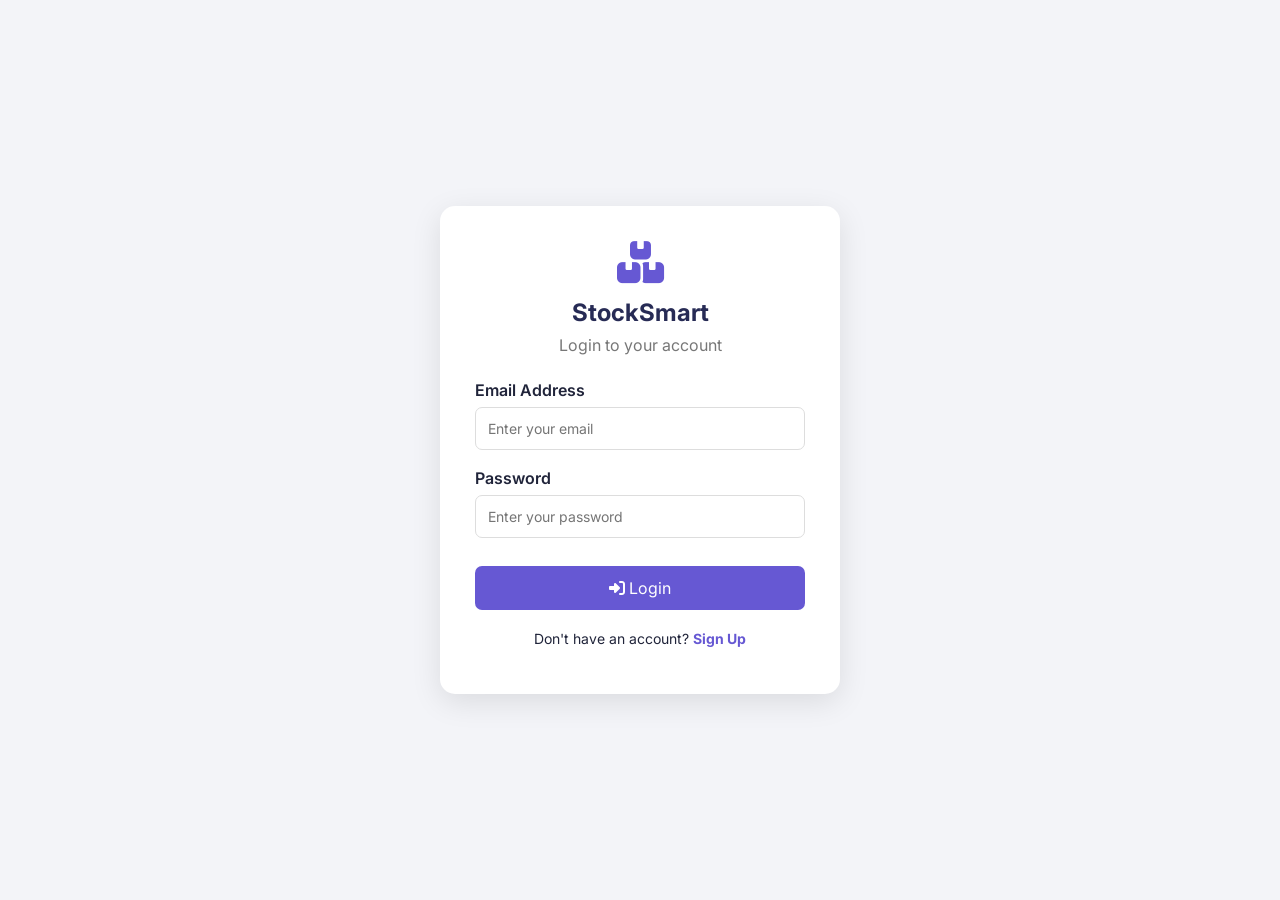
<file: html/login.html>
<!DOCTYPE html>
<html lang="en">

<head>
    <meta charset="UTF-8">
    <meta name="viewport" content="width=device-width, initial-scale=1.0">

    <title>Login | StockSmart</title>

    <link rel="stylesheet" href="../css/style.css">

    <link rel="stylesheet"
        href="https://cdnjs.cloudflare.com/ajax/libs/font-awesome/6.5.0/css/all.min.css">

    <style>
        body {
            min-height: 100vh;
            display: flex;
            justify-content: center;
            align-items: center;
            background: #f3f4f8;
        }

        .auth-container {
            width: 400px;
            max-width: 92%;
            background: white;
            padding: 35px;
            border-radius: 15px;
            box-shadow: 0 8px 30px rgba(0, 0, 0, 0.1);
        }

        .auth-header {
            text-align: center;
            margin-bottom: 25px;
        }

        .auth-header h2 {
            color: #272b55;
            margin-bottom: 8px;
        }

        .auth-header p {
            color: #777;
        }

        .auth-header i {
            font-size: 42px;
            color: #6658d3;
            margin-bottom: 15px;
        }

        .auth-form .form-group {
            margin-bottom: 18px;
        }

        .auth-form label {
            display: block;
            margin-bottom: 7px;
            font-weight: 600;
        }

        .auth-form input {
            width: 100%;
            padding: 12px;
            border: 1px solid #ddd;
            border-radius: 7px;
            box-sizing: border-box;
        }

        .auth-button {
            width: 100%;
            padding: 12px;
            background: #6658d3;
            color: white;
            border: none;
            border-radius: 7px;
            cursor: pointer;
            font-size: 16px;
            margin-top: 10px;
        }

        .auth-button:hover {
            background: #5143b5;
        }

        .auth-switch {
            text-align: center;
            margin-top: 20px;
            font-size: 14px;
        }

        .auth-switch a {
            color: #6658d3;
            font-weight: bold;
            cursor: pointer;
        }

        .auth-message {
            margin-top: 12px;
            text-align: center;
            font-size: 14px;
        }

        .hidden {
            display: none;
        }
    </style>
</head>

<body>

    <div class="auth-container">

        <div class="auth-header">
            <i class="fas fa-boxes-stacked"></i>
            <h2>StockSmart</h2>
            <p id="authSubtitle">Login to your account</p>
        </div>

        <!-- Login Form -->
        <form id="loginForm" class="auth-form">

            <div class="form-group">
                <label>Email Address</label>
                <input type="email" id="loginEmail"
                    placeholder="Enter your email" required>
            </div>

            <div class="form-group">
                <label>Password</label>
                <input type="password" id="loginPassword"
                    placeholder="Enter your password" required>
            </div>

            <button type="submit" class="auth-button">
                <i class="fas fa-sign-in-alt"></i> Login
            </button>

            <div class="auth-switch">
                Don't have an account?
                <a onclick="showSignup()">Sign Up</a>
            </div>

        </form>

        <!-- Signup Form -->
        <form id="signupForm" class="auth-form hidden">

            <div class="form-group">
                <label>Full Name</label>
                <input type="text" id="signupName"
                    placeholder="Enter your name" required>
            </div>

            <div class="form-group">
                <label>Email Address</label>
                <input type="email" id="signupEmail"
                    placeholder="Enter your email" required>
            </div>

            <div class="form-group">
                <label>Password</label>
                <input type="password" id="signupPassword"
                    placeholder="Create a password"
                    minlength="6" required>
            </div>

            <div class="form-group">
                <label>Confirm Password</label>
                <input type="password" id="confirmPassword"
                    placeholder="Confirm your password" required>
            </div>

            <button type="submit" class="auth-button">
                <i class="fas fa-user-plus"></i> Create Account
            </button>

            <div class="auth-switch">
                Already have an account?
                <a onclick="showLogin()">Login</a>
            </div>

        </form>

        <p id="authMessage" class="auth-message"></p>

    </div>

    <script src="../js/auth.js"></script>

</body>
</html>
</file>
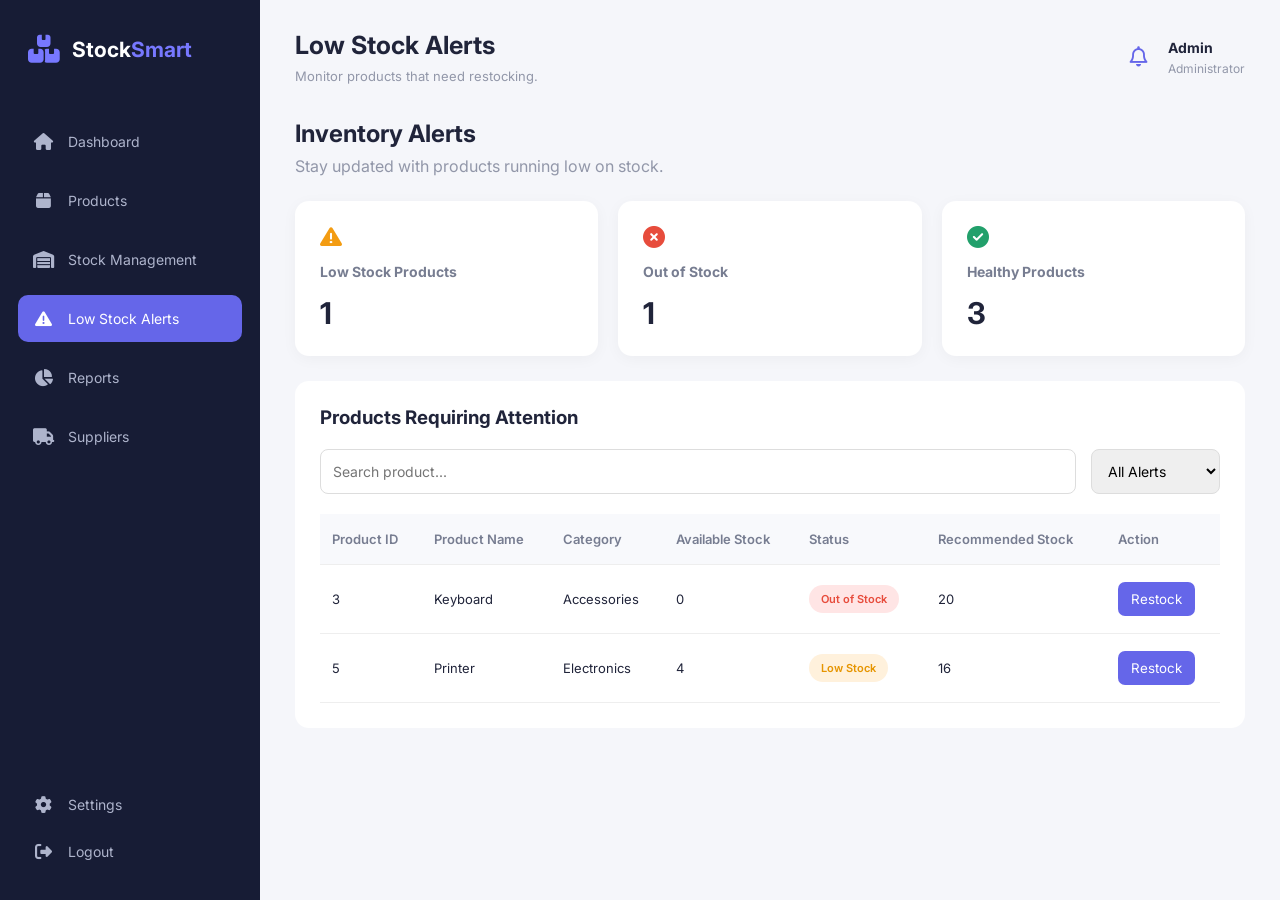
<file: html/low-stock.html>
<!DOCTYPE html>
<html lang="en">

<head>
    <meta charset="UTF-8">
    <meta name="viewport" content="width=device-width, initial-scale=1.0">

    <title>Low Stock Alerts | StockSmart</title>

    <link rel="stylesheet" href="../css/style.css">

    <link rel="stylesheet"
    href="https://cdnjs.cloudflare.com/ajax/libs/font-awesome/6.5.0/css/all.min.css">

    <style>

        .alert-heading {
            margin-bottom: 25px;
        }

        .alert-heading p {
            color: #9297a9;
            margin-top: 8px;
        }

        .alert-stats {
            display: grid;
            grid-template-columns: repeat(3, 1fr);
            gap: 20px;
            margin-bottom: 25px;
        }

        .alert-card {
            background: white;
            padding: 25px;
            border-radius: 14px;
            box-shadow: 0 3px 15px rgba(0,0,0,0.04);
        }

        .alert-card h3 {
            color: #777d91;
            font-size: 14px;
        }

        .alert-card h1 {
            font-size: 30px;
            margin-top: 15px;
        }

        .alert-card i {
            font-size: 22px;
            margin-bottom: 15px;
        }

        .warning-icon {
            color: #f39c12;
        }

        .danger-icon {
            color: #e74c3c;
        }

        .success-icon {
            color: #22a06b;
        }

        .alert-container {
            background: white;
            padding: 25px;
            border-radius: 14px;
        }

        .alert-toolbar {
            display: flex;
            justify-content: space-between;
            gap: 15px;
            margin: 20px 0;
        }

        .alert-toolbar input,
        .alert-toolbar select {
            padding: 12px;
            border: 1px solid #ddd;
            border-radius: 8px;
        }

        .alert-toolbar input {
            flex: 1;
        }

        .alert-table {
            overflow-x: auto;
        }

        .alert-table table {
            width: 100%;
            border-collapse: collapse;
            min-width: 650px;
        }

        .alert-table th,
        .alert-table td {
            padding: 17px 12px;
            text-align: left;
            border-bottom: 1px solid #eee;
            font-size: 13px;
        }

        .alert-table th {
            background: #f8f9fc;
            color: #777d91;
        }

        .badge {
            padding: 7px 12px;
            border-radius: 20px;
            font-size: 11px;
            font-weight: 600;
        }

        .low-badge {
            background: #fff1dc;
            color: #e69500;
        }

        .out-badge {
            background: #ffe5e5;
            color: #e74c3c;
        }

        .restock-btn {
            background: #6566e9;
            color: white;
            border: none;
            padding: 9px 13px;
            border-radius: 7px;
            cursor: pointer;
        }

        .restock-btn:hover {
            background: #5051c9;
        }

        .empty-message {
            text-align: center;
            padding: 30px;
            color: #22a06b;
        }

        @media(max-width: 768px) {

            .alert-stats {
                grid-template-columns: 1fr;
            }

            .alert-toolbar {
                flex-direction: column;
            }

        }

    </style>

</head>

<body>

<div class="app-container">

    <!-- Sidebar -->

    <aside class="sidebar">

        <div class="logo">
            <i class="fa-solid fa-boxes-stacked"></i>
            <h2>Stock<span>Smart</span></h2>
        </div>

        <ul class="sidebar-menu">

            <li>
                <a href="index.html">
                    <i class="fa-solid fa-house"></i>
                    Dashboard
                </a>
            </li>

            <li>
                <a href="products.html">
                    <i class="fa-solid fa-box"></i>
                    Products
                </a>
            </li>

            <li>
                <a href="stock.html">
                    <i class="fa-solid fa-warehouse"></i>
                    Stock Management
                </a>
            </li>

            <li class="active">
                <a href="low-stock.html">
                    <i class="fa-solid fa-triangle-exclamation"></i>
                    Low Stock Alerts
                </a>
            </li>

            <li>
                <a href="reports.html">
                    <i class="fa-solid fa-chart-pie"></i>
                    Reports
                </a>
            </li>
            <li>
    <a href="suppliers.html">
        <i class="fas fa-truck"></i>
        <span>Suppliers</span>
    </a>
</li>

        </ul>

        <div class="sidebar-bottom">

            <a href="settings.html">
    <i class="fa-solid fa-gear"></i>
    Settings
</a>

            <a href="#">
                <i class="fa-solid fa-right-from-bracket"></i>
                Logout
            </a>

        </div>

    </aside>


    <!-- Main Content -->

    <main class="main-content">

        <header class="top-navbar">

            <div>
                <h2>Low Stock Alerts</h2>
                <p>Monitor products that need restocking.</p>
            </div>

            <div class="profile">

                <i class="fa-regular fa-bell"></i>

                <div class="profile-info">
                    <h4>Admin</h4>
                    <p>Administrator</p>
                </div>

            </div>

        </header>


        <!-- Heading -->

        <section class="alert-heading">

            <h2>Inventory Alerts</h2>

            <p>Stay updated with products running low on stock.</p>

        </section>


        <!-- Alert Statistics -->

        <section class="alert-stats">

            <div class="alert-card">

                <i class="fa-solid fa-triangle-exclamation warning-icon"></i>

                <h3>Low Stock Products</h3>

                <h1 id="lowStockCount">0</h1>

            </div>


            <div class="alert-card">

                <i class="fa-solid fa-circle-xmark danger-icon"></i>

                <h3>Out of Stock</h3>

                <h1 id="outStockCount">0</h1>

            </div>


            <div class="alert-card">

                <i class="fa-solid fa-circle-check success-icon"></i>

                <h3>Healthy Products</h3>

                <h1 id="healthyCount">0</h1>

            </div>

        </section>


        <!-- Alert Table -->

        <section class="alert-container">

            <h3>Products Requiring Attention</h3>

            <div class="alert-toolbar">

                <input
                    type="text"
                    id="alertSearch"
                    placeholder="Search product..."
                >

                <select id="alertFilter">

                    <option value="all">All Alerts</option>

                    <option value="low">Low Stock</option>

                    <option value="out">Out of Stock</option>

                </select>

            </div>


            <div class="alert-table">

                <table>

                    <thead>

                        <tr>

                            <th>Product ID</th>
                            <th>Product Name</th>
                            <th>Category</th>
                            <th>Available Stock</th>
                            <th>Status</th>
                            <th>Recommended Stock</th>
                            <th>Action</th>

                        </tr>

                    </thead>

                    <tbody id="alertTableBody">

                    </tbody>

                </table>

            </div>

        </section>

    </main>

</div>


<script src="../js/storage.js"></script>
<script src="../js/lowstock.js"></script>

</body>

</html>
</file>
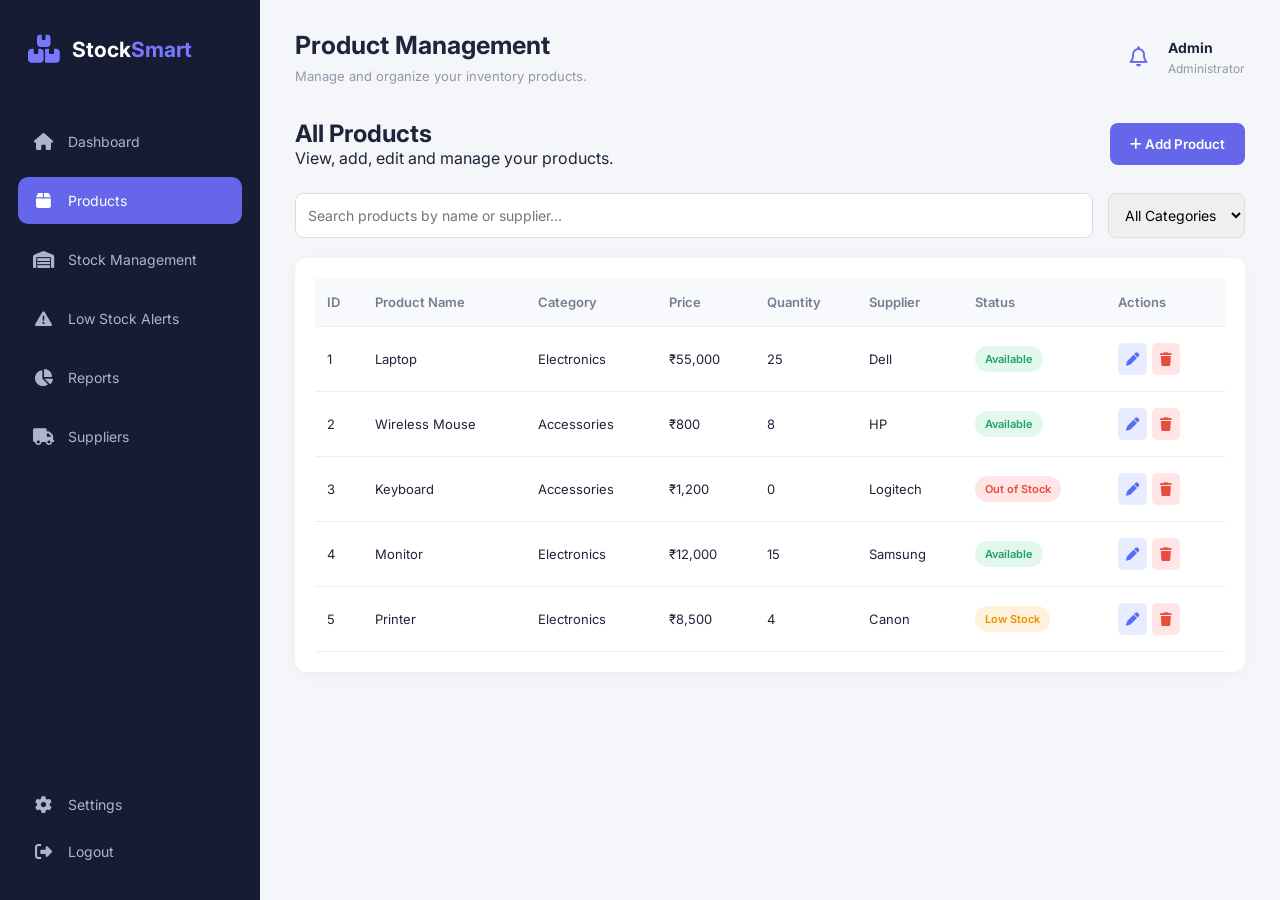
<file: html/products.html>
<!DOCTYPE html>
<html lang="en">
<head>
    <meta charset="UTF-8">
    <meta name="viewport" content="width=device-width, initial-scale=1.0">

    <title>Product Management | StockSmart</title>

    <link rel="stylesheet" href="../css/style.css">

    <link rel="stylesheet"
    href="https://cdnjs.cloudflare.com/ajax/libs/font-awesome/6.5.0/css/all.min.css">

    <style>
        .product-header {
            display: flex;
            justify-content: space-between;
            align-items: center;
            margin-bottom: 25px;
        }

        .add-btn {
            background: #6566e9;
            color: white;
            border: none;
            padding: 13px 20px;
            border-radius: 8px;
            cursor: pointer;
            font-weight: 600;
        }

        .add-btn:hover {
            background: #5051c9;
        }

        .product-form {
            display: none;
            background: white;
            padding: 25px;
            border-radius: 12px;
            margin-bottom: 25px;
        }

        .product-form h3 {
            margin-bottom: 20px;
        }

        .form-grid {
            display: grid;
            grid-template-columns: repeat(3, 1fr);
            gap: 18px;
        }

        .form-group label {
            display: block;
            margin-bottom: 8px;
            font-size: 13px;
            font-weight: 600;
        }

        .form-group input,
        .form-group select {
            width: 100%;
            padding: 12px;
            border: 1px solid #ddd;
            border-radius: 7px;
            outline: none;
        }

        .form-group input:focus,
        .form-group select:focus {
            border-color: #6566e9;
        }

        .form-actions {
            margin-top: 20px;
            display: flex;
            gap: 12px;
        }

        .save-btn {
            background: #6566e9;
            color: white;
            border: none;
            padding: 11px 22px;
            border-radius: 7px;
            cursor: pointer;
        }

        .cancel-btn {
            background: #eee;
            border: none;
            padding: 11px 22px;
            border-radius: 7px;
            cursor: pointer;
        }

        .filter-section {
            display: flex;
            gap: 15px;
            margin-bottom: 20px;
        }

        .filter-section input,
        .filter-section select {
            padding: 12px;
            border: 1px solid #ddd;
            border-radius: 8px;
            outline: none;
        }

        .filter-section input {
            flex: 1;
        }

        .table-container {
            background: white;
            padding: 20px;
            border-radius: 12px;
            overflow-x: auto;
        }

        table {
            width: 100%;
            border-collapse: collapse;
            min-width: 750px;
        }

        th, td {
            padding: 16px 12px;
            text-align: left;
            border-bottom: 1px solid #eee;
            font-size: 13px;
        }

        th {
            color: #777d91;
            background: #f8f9fc;
        }

        .status {
            padding: 6px 10px;
            border-radius: 20px;
            font-size: 11px;
            font-weight: 600;
        }

        .available {
            background: #e2f8ed;
            color: #22a06b;
        }

        .low {
            background: #fff1dc;
            color: #e69500;
        }

        .out {
            background: #ffe5e5;
            color: #e74c3c;
        }

        .action-btn {
            border: none;
            padding: 8px;
            border-radius: 5px;
            cursor: pointer;
            margin-right: 5px;
        }

        .edit-btn {
            background: #e7edff;
            color: #536dfe;
        }

        .delete-btn {
            background: #ffe5e5;
            color: #e74c3c;
        }

        @media(max-width: 768px) {
            .form-grid {
                grid-template-columns: 1fr;
            }

            .filter-section {
                flex-direction: column;
            }

            .product-header {
                gap: 15px;
                flex-wrap: wrap;
            }
        }
    </style>
</head>

<body>

<div class="app-container">

    <!-- Sidebar -->
    <aside class="sidebar">

        <div class="logo">
            <i class="fa-solid fa-boxes-stacked"></i>
            <h2>Stock<span>Smart</span></h2>
        </div>

        <ul class="sidebar-menu">

            <li>
                <a href="index.html">
                    <i class="fa-solid fa-house"></i>
                    Dashboard
                </a>
            </li>

            <li class="active">
                <a href="products.html">
                    <i class="fa-solid fa-box"></i>
                    Products
                </a>
            </li>

            <li>
                <a href="#">
                    <i class="fa-solid fa-warehouse"></i>
                    Stock Management
                </a>
            </li>

            <li>
                <a href="low-stock.html">
                    <i class="fa-solid fa-triangle-exclamation"></i>
                    Low Stock Alerts
                </a>
            </li>

            <li>
                <a href="#">
                    <i class="fa-solid fa-chart-pie"></i>
                    Reports
                </a>
            </li>
            <li>
    <a href="suppliers.html">
        <i class="fas fa-truck"></i>
        <span>Suppliers</span>
    </a>
</li>

        </ul>

        <div class="sidebar-bottom">

            <a href="settings.html">
    <i class="fa-solid fa-gear"></i>
    Settings
</a>

            <a href="login.html">
                <i class="fa-solid fa-right-from-bracket"></i>
                Logout
            </a>

        </div>

    </aside>


    <!-- Main Content -->
    <main class="main-content">

        <header class="top-navbar">

            <div>
                <h2>Product Management</h2>
                <p>Manage and organize your inventory products.</p>
            </div>

            <div class="profile">
                <i class="fa-regular fa-bell"></i>

                <div class="profile-info">
                    <h4>Admin</h4>
                    <p>Administrator</p>
                </div>
            </div>

        </header>


        <!-- Product Header -->
        <section class="product-header">

            <div>
                <h2>All Products</h2>
                <p>View, add, edit and manage your products.</p>
            </div>

            <button class="add-btn" onclick="showForm()">
                <i class="fa-solid fa-plus"></i>
                Add Product
            </button>

        </section>


        <!-- Add Product Form -->
        <section class="product-form" id="productForm">

            <h3 id="formTitle">Add New Product</h3>

            <form id="addProductForm">

                <div class="form-grid">

                    <div class="form-group">
                        <label>Product Name</label>
                        <input type="text" id="productName"
                        placeholder="Enter product name" required>
                    </div>

                    <div class="form-group">
                        <label>Category</label>

                        <select id="category" required>
                            <option value="">Select Category</option>
                            <option value="Electronics">Electronics</option>
                            <option value="Accessories">Accessories</option>
                            <option value="Furniture">Furniture</option>
                            <option value="Stationery">Stationery</option>
                            <option value="Clothing">Clothing</option>
                            <option value="Other">Other</option>
                        </select>
                    </div>

                    <div class="form-group">
                        <label>Price (₹)</label>
                        <input type="number" id="price"
                        placeholder="Enter price" min="0.01" step="0.01" required>
                    </div>

                    <div class="form-group">
                        <label>Quantity</label>
                        <input type="number" id="quantity"
                        placeholder="Enter quantity" min="0" step="1" required>
                    </div>

                    <div class="form-group">
                        <label>Supplier</label>
                        <input type="text" id="supplier"
                        placeholder="Enter supplier name" required>
                    </div>

                </div>

                <div class="form-actions">

                    <button type="submit" class="save-btn">
                        Save Product
                    </button>

                    <button type="button" class="cancel-btn"
                    onclick="hideForm()">
                        Cancel
                    </button>

                </div>

            </form>

        </section>


        <!-- Search and Filter -->
        <section class="filter-section">

            <input type="text" id="searchInput"
            placeholder="Search products by name or supplier...">

            <select id="categoryFilter">

                <option value="">All Categories</option>
                <option value="Electronics">Electronics</option>
                <option value="Accessories">Accessories</option>
                <option value="Furniture">Furniture</option>
                <option value="Stationery">Stationery</option>
                <option value="Clothing">Clothing</option>
                <option value="Other">Other</option>

            </select>

        </section>


        <!-- Product Table -->
        <section class="table-container">

            <table>

                <thead>

                    <tr>
                        <th>ID</th>
                        <th>Product Name</th>
                        <th>Category</th>
                        <th>Price</th>
                        <th>Quantity</th>
                        <th>Supplier</th>
                        <th>Status</th>
                        <th>Actions</th>
                    </tr>

                </thead>

                <tbody id="productTableBody">

                </tbody>

            </table>

        </section>

    </main>

</div>


<script src="../js/storage.js"></script>
<script src="../js/products.js"></script>
</body>
</html>
</file>
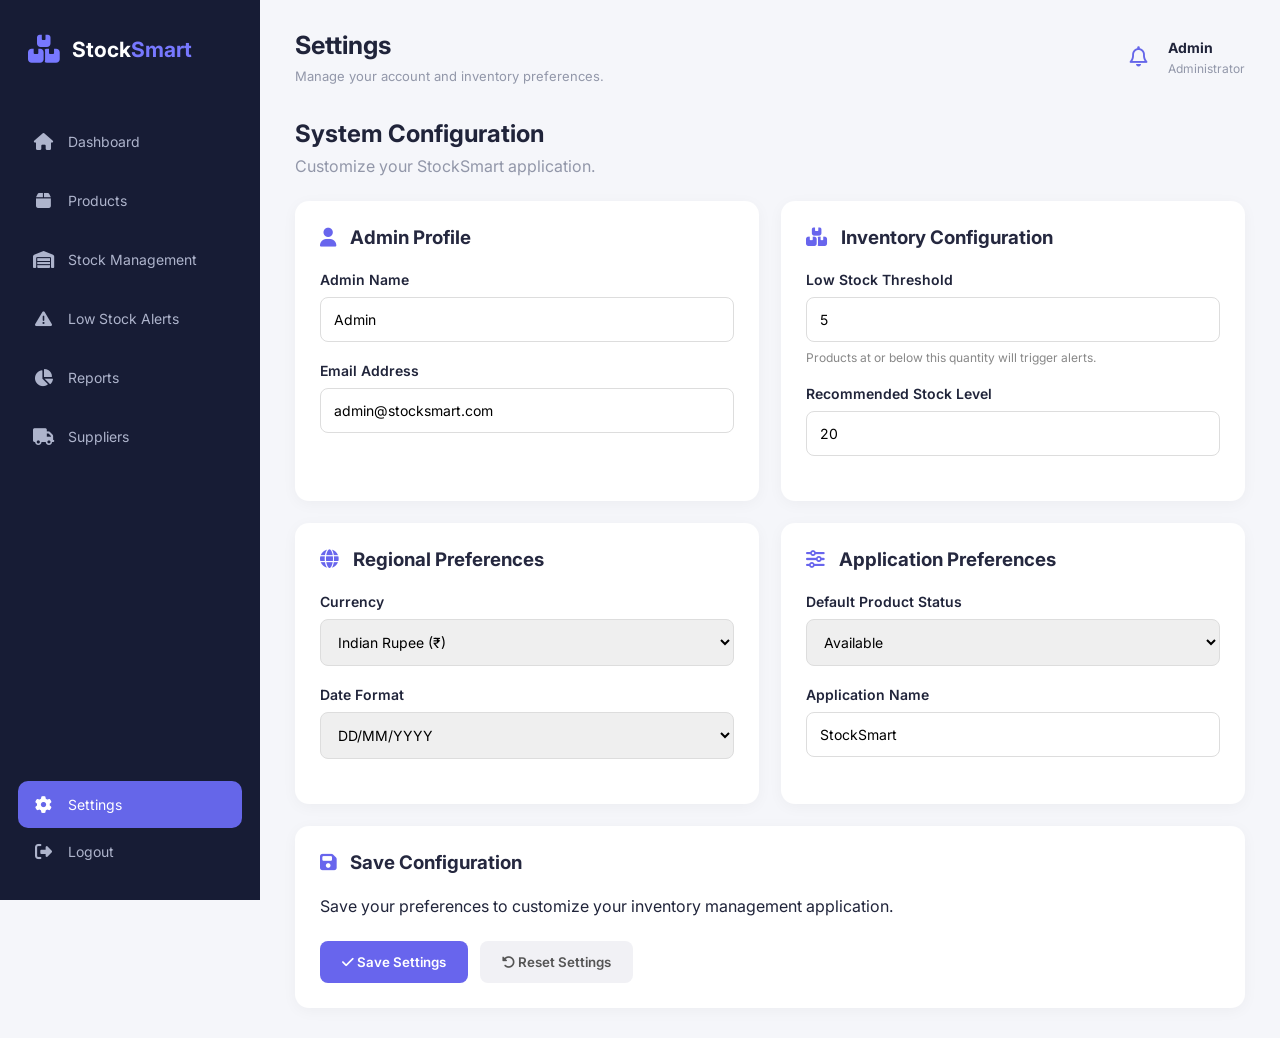
<file: html/settings.html>
<!DOCTYPE html>
<html lang="en">

<head>
    <meta charset="UTF-8">
    <meta name="viewport" content="width=device-width, initial-scale=1.0">

    <title>Settings | StockSmart</title>

    <link rel="stylesheet" href="../css/style.css">

    <link rel="stylesheet"
    href="https://cdnjs.cloudflare.com/ajax/libs/font-awesome/6.5.0/css/all.min.css">

    <style>

        .settings-heading {
            margin-bottom: 25px;
        }

        .settings-heading p {
            color: #9297a9;
            margin-top: 8px;
        }

        .settings-container {
            display: grid;
            grid-template-columns: 1fr 1fr;
            gap: 22px;
        }

        .settings-card {
            background: white;
            padding: 25px;
            border-radius: 14px;
            box-shadow: 0 3px 15px rgba(0,0,0,0.04);
        }

        .settings-card h3 {
            margin-bottom: 22px;
            color: #25283f;
        }

        .settings-card h3 i {
            color: #6865ed;
            margin-right: 10px;
        }

        .settings-group {
            margin-bottom: 20px;
        }

        .settings-group label {
            display: block;
            margin-bottom: 9px;
            font-size: 14px;
            font-weight: 600;
        }

        .settings-group input,
        .settings-group select {
            width: 100%;
            padding: 13px;
            border: 1px solid #ddd;
            border-radius: 8px;
            outline: none;
            font-size: 14px;
        }

        .settings-group input:focus,
        .settings-group select:focus {
            border-color: #6865ed;
        }

        .settings-actions {
            display: flex;
            gap: 12px;
            margin-top: 25px;
        }

        .save-btn {
            background: #6865ed;
            color: white;
            border: none;
            padding: 13px 22px;
            border-radius: 8px;
            cursor: pointer;
            font-weight: 600;
        }

        .reset-btn {
            background: #f1f1f5;
            color: #555;
            border: none;
            padding: 13px 22px;
            border-radius: 8px;
            cursor: pointer;
            font-weight: 600;
        }

        .save-btn:hover {
            background: #514ed0;
        }

        .reset-btn:hover {
            background: #e2e2e8;
        }

        .settings-note {
            color: #888;
            font-size: 12px;
            margin-top: 8px;
        }

        .full-width {
            grid-column: 1 / -1;
        }

        @media(max-width: 900px) {

            .settings-container {
                grid-template-columns: 1fr;
            }

            .full-width {
                grid-column: auto;
            }

        }

    </style>

</head>

<body>

<div class="app-container">

    <!-- Sidebar -->

    <aside class="sidebar">

        <div class="logo">

            <i class="fa-solid fa-boxes-stacked"></i>

            <h2>Stock<span>Smart</span></h2>

        </div>


        <ul class="sidebar-menu">

            <li>
                <a href="index.html">
                    <i class="fa-solid fa-house"></i>
                    Dashboard
                </a>
            </li>

            <li>
                <a href="products.html">
                    <i class="fa-solid fa-box"></i>
                    Products
                </a>
            </li>

            <li>
                <a href="stock.html">
                    <i class="fa-solid fa-warehouse"></i>
                    Stock Management
                </a>
            </li>

            <li>
                <a href="lowstock.html">
                    <i class="fa-solid fa-triangle-exclamation"></i>
                    Low Stock Alerts
                </a>
            </li>

            <li>
                <a href="reports.html">
                    <i class="fa-solid fa-chart-pie"></i>
                    Reports
                </a>
            </li>
            <li>
    <a href="suppliers.html">
        <i class="fas fa-truck"></i>
        <span>Suppliers</span>
    </a>
</li>

        </ul>


        <div class="sidebar-bottom">

            <a href="settings.html" class="active">
                <i class="fa-solid fa-gear"></i>
                Settings
            </a>

            <a href="#">
                <i class="fa-solid fa-right-from-bracket"></i>
                Logout
            </a>

        </div>

    </aside>


    <!-- Main Content -->

    <main class="main-content">

        <header class="top-navbar">

            <div>

                <h2>Settings</h2>

                <p>Manage your account and inventory preferences.</p>

            </div>

            <div class="profile">

                <i class="fa-regular fa-bell"></i>

                <div class="profile-info">

                    <h4>Admin</h4>

                    <p>Administrator</p>

                </div>

            </div>

        </header>


        <section class="settings-heading">

            <h2>System Configuration</h2>

            <p>Customize your StockSmart application.</p>

        </section>


        <form id="settingsForm">

            <div class="settings-container">


                <!-- Profile Settings -->

                <section class="settings-card">

                    <h3>
                        <i class="fa-solid fa-user"></i>
                        Admin Profile
                    </h3>

                    <div class="settings-group">

                        <label>Admin Name</label>

                        <input
                            type="text"
                            id="adminName"
                            placeholder="Enter admin name"
                            required
                        >

                    </div>


                    <div class="settings-group">

                        <label>Email Address</label>

                        <input
                            type="email"
                            id="adminEmail"
                            placeholder="Enter email address"
                            required
                        >

                    </div>

                </section>


                <!-- Inventory Settings -->

                <section class="settings-card">

                    <h3>
                        <i class="fa-solid fa-boxes-stacked"></i>
                        Inventory Configuration
                    </h3>


                    <div class="settings-group">

                        <label>Low Stock Threshold</label>

                        <input
                            type="number"
                            id="lowStockThreshold"
                            min="0"
                            step="1"
                            required
                        >

                        <p class="settings-note">
                            Products at or below this quantity will trigger alerts.
                        </p>

                    </div>


                    <div class="settings-group">

                        <label>Recommended Stock Level</label>

                        <input
                            type="number"
                            id="recommendedStock"
                            min="1"
                            step="1"
                            required
                        >

                    </div>

                </section>


                <!-- Regional Settings -->

                <section class="settings-card">

                    <h3>
                        <i class="fa-solid fa-globe"></i>
                        Regional Preferences
                    </h3>


                    <div class="settings-group">

                        <label>Currency</label>

                        <select id="currency">

                            <option value="INR">Indian Rupee (₹)</option>

                            <option value="USD">US Dollar ($)</option>

                            <option value="EUR">Euro (€)</option>

                            <option value="GBP">British Pound (£)</option>

                        </select>

                    </div>


                    <div class="settings-group">

                        <label>Date Format</label>

                        <select id="dateFormat">

                            <option value="DD/MM/YYYY">DD/MM/YYYY</option>

                            <option value="MM/DD/YYYY">MM/DD/YYYY</option>

                            <option value="YYYY-MM-DD">YYYY-MM-DD</option>

                        </select>

                    </div>

                </section>


                <!-- Application Settings -->

                <section class="settings-card">

                    <h3>
                        <i class="fa-solid fa-sliders"></i>
                        Application Preferences
                    </h3>


                    <div class="settings-group">

                        <label>Default Product Status</label>

                        <select id="defaultStatus">

                            <option value="Available">Available</option>

                            <option value="Active">Active</option>

                        </select>

                    </div>


                    <div class="settings-group">

                        <label>Application Name</label>

                        <input
                            type="text"
                            id="appName"
                            value="StockSmart"
                            required
                        >

                    </div>

                </section>


                <!-- Buttons -->

                <section class="settings-card full-width">

                    <h3>
                        <i class="fa-solid fa-floppy-disk"></i>
                        Save Configuration
                    </h3>

                    <p>
                        Save your preferences to customize your inventory
                        management application.
                    </p>


                    <div class="settings-actions">

                        <button type="submit" class="save-btn">

                            <i class="fa-solid fa-check"></i>
                            Save Settings

                        </button>


                        <button
                            type="button"
                            class="reset-btn"
                            id="resetSettings">

                            <i class="fa-solid fa-rotate-left"></i>
                            Reset Settings

                        </button>

                    </div>

                </section>

            </div>

        </form>

    </main>

</div>


<script src="../js/storage.js"></script>
<script src="../js/settings.js"></script>

</body>

</html>
</file>
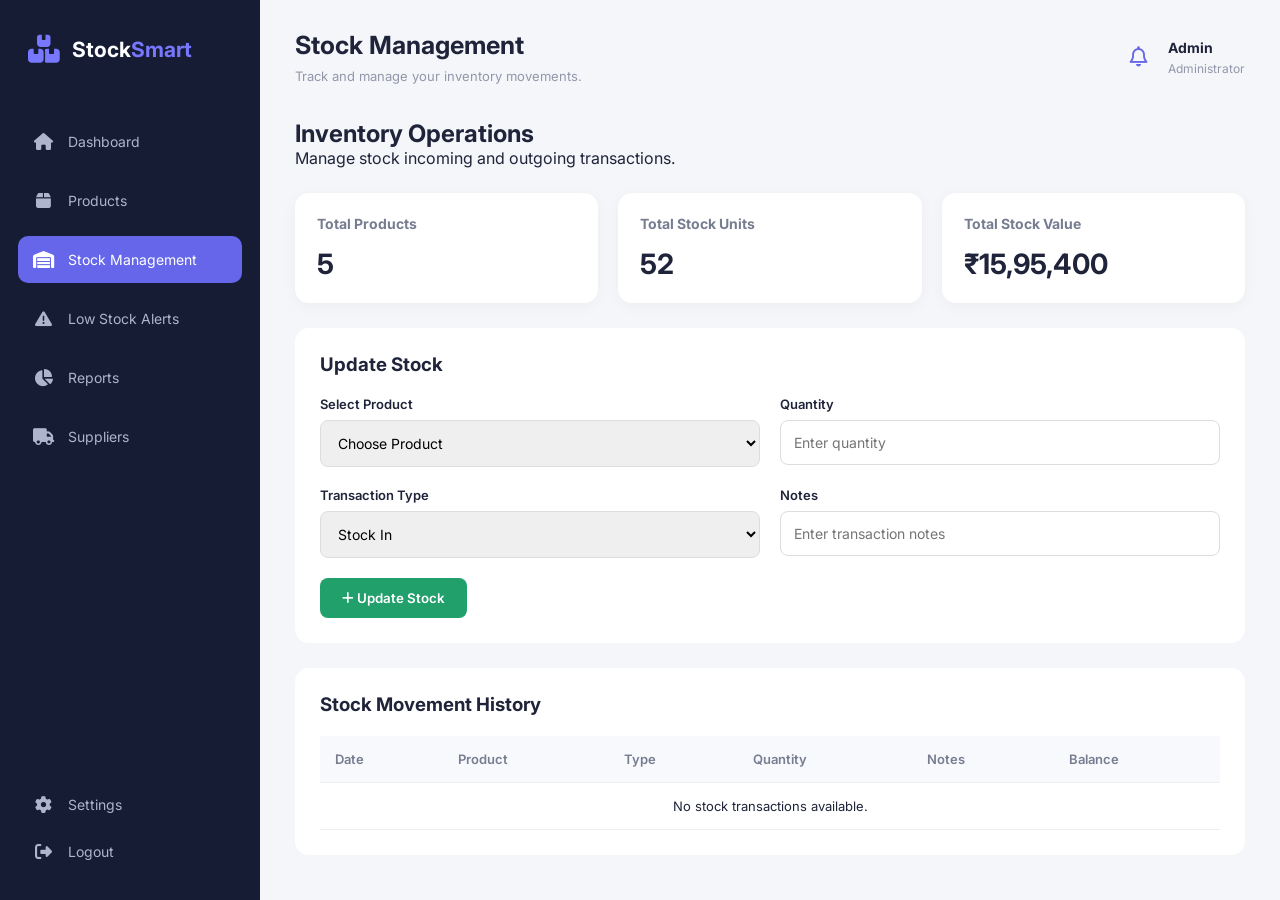
<file: html/stock.html>
<!DOCTYPE html>
<html lang="en">

<head>
    <meta charset="UTF-8">
    <meta name="viewport" content="width=device-width, initial-scale=1.0">

    <title>Stock Management | StockSmart</title>

    <link rel="stylesheet" href="../css/style.css">

    <link rel="stylesheet"
    href="https://cdnjs.cloudflare.com/ajax/libs/font-awesome/6.5.0/css/all.min.css">

    <style>

        .page-heading {
            margin-bottom: 25px;
        }

        .stock-cards {
            display: grid;
            grid-template-columns: repeat(3, 1fr);
            gap: 20px;
            margin-bottom: 25px;
        }

        .stock-card {
            background: white;
            padding: 22px;
            border-radius: 14px;
            box-shadow: 0 3px 15px rgba(0,0,0,0.04);
        }

        .stock-card h3 {
            color: #777d91;
            font-size: 14px;
        }

        .stock-card h1 {
            margin-top: 15px;
            font-size: 28px;
        }

        .stock-form {
            background: white;
            padding: 25px;
            border-radius: 14px;
            margin-bottom: 25px;
        }

        .form-grid {
            display: grid;
            grid-template-columns: repeat(2, 1fr);
            gap: 20px;
            margin-top: 20px;
        }

        .form-group label {
            display: block;
            margin-bottom: 8px;
            font-size: 13px;
            font-weight: 600;
        }

        .form-group input,
        .form-group select {
            width: 100%;
            padding: 13px;
            border: 1px solid #ddd;
            border-radius: 8px;
            outline: none;
        }

        .form-group input:focus,
        .form-group select:focus {
            border-color: #6566e9;
        }

        .stock-actions {
            display: flex;
            gap: 12px;
            margin-top: 20px;
        }

        .stock-btn {
            padding: 12px 22px;
            border: none;
            border-radius: 8px;
            color: white;
            cursor: pointer;
            font-weight: 600;
        }

        .stock-in {
            background: #22a06b;
        }

        .stock-out {
            background: #e74c3c;
        }

        .history-card {
            background: white;
            padding: 25px;
            border-radius: 14px;
            overflow-x: auto;
        }

        .history-card table {
            width: 100%;
            border-collapse: collapse;
            min-width: 650px;
            margin-top: 20px;
        }

        .history-card th,
        .history-card td {
            padding: 15px;
            text-align: left;
            border-bottom: 1px solid #eee;
            font-size: 13px;
        }

        .history-card th {
            background: #f8f9fc;
            color: #777d91;
        }

        .in-label {
            color: #22a06b;
            font-weight: 600;
        }

        .out-label {
            color: #e74c3c;
            font-weight: 600;
        }

        @media(max-width: 768px) {
            .stock-cards,
            .form-grid {
                grid-template-columns: 1fr;
            }
        }

    </style>

</head>

<body>

<div class="app-container">

    <!-- Sidebar -->

    <aside class="sidebar">

        <div class="logo">
            <i class="fa-solid fa-boxes-stacked"></i>
            <h2>Stock<span>Smart</span></h2>
        </div>

        <ul class="sidebar-menu">

            <li>
                <a href="index.html">
                    <i class="fa-solid fa-house"></i>
                    Dashboard
                </a>
            </li>

            <li>
                <a href="products.html">
                    <i class="fa-solid fa-box"></i>
                    Products
                </a>
            </li>

            <li class="active">
                <a href="stock.html">
                    <i class="fa-solid fa-warehouse"></i>
                    Stock Management
                </a>
            </li>

            <li>
               <a href="low-stock.html">
    <i class="fa-solid fa-triangle-exclamation"></i>
    Low Stock Alerts
</a>
            <li>
    <a href="reports.html">
        <i class="fas fa-chart-pie"></i>
        <span>Reports</span>
    </a>
</li>

        <li>
    <a href="suppliers.html">
        <i class="fas fa-truck"></i>
        <span>Suppliers</span>
    </a>
</li>    

        </ul>

        <div class="sidebar-bottom">

            <a href="settings.html">
    <i class="fa-solid fa-gear"></i>
    Settings
</a>
            <a href="#">
                <i class="fa-solid fa-right-from-bracket"></i>
                Logout
            </a>

        </div>

    </aside>


    <!-- Main Content -->

    <main class="main-content">

        <header class="top-navbar">

            <div>
                <h2>Stock Management</h2>
                <p>Track and manage your inventory movements.</p>
            </div>

            <div class="profile">
                <i class="fa-regular fa-bell"></i>

                <div class="profile-info">
                    <h4>Admin</h4>
                    <p>Administrator</p>
                </div>
            </div>

        </header>


        <!-- Heading -->

        <section class="page-heading">

            <h2>Inventory Operations</h2>

            <p>Manage stock incoming and outgoing transactions.</p>

        </section>


        <!-- Stock Statistics -->

        <section class="stock-cards">

            <div class="stock-card">

                <h3>Total Products</h3>

                <h1 id="totalProducts">0</h1>

            </div>

            <div class="stock-card">

                <h3>Total Stock Units</h3>

                <h1 id="totalStock">0</h1>

            </div>

            <div class="stock-card">

                <h3>Total Stock Value</h3>

                <h1 id="stockValue">₹0</h1>

            </div>

        </section>


        <!-- Stock Form -->

        <section class="stock-form">

            <h3>Update Stock</h3>

            <form id="stockForm">

                <div class="form-grid">

                    <div class="form-group">

                        <label>Select Product</label>

                        <select id="stockProduct" required>

                            <option value="">Choose Product</option>

                        </select>

                    </div>


                    <div class="form-group">

                        <label>Quantity</label>

                        <input type="number"
                        id="stockQuantity"
                        min="1"
                        step="1"
                        placeholder="Enter quantity"
                        required>

                    </div>


                    <div class="form-group">

                        <label>Transaction Type</label>

                        <select id="stockType" required>

                            <option value="IN">Stock In</option>

                            <option value="OUT">Stock Out</option>

                        </select>

                    </div>


                    <div class="form-group">

                        <label>Notes</label>

                        <input type="text"
                        id="stockNotes"
                        placeholder="Enter transaction notes">

                    </div>

                </div>


                <div class="stock-actions">

                    <button type="submit"
                    class="stock-btn stock-in">

                        <i class="fa-solid fa-plus"></i>
                        Update Stock

                    </button>

                </div>

            </form>

        </section>


        <!-- Stock History -->

        <section class="history-card">

            <h3>Stock Movement History</h3>

            <table>

                <thead>

                    <tr>
                        <th>Date</th>
                        <th>Product</th>
                        <th>Type</th>
                        <th>Quantity</th>
                        <th>Notes</th>
                        <th>Balance</th>
                    </tr>

                </thead>

                <tbody id="stockHistory">

                </tbody>

            </table>

        </section>

    </main>

</div>


<script src="../js/storage.js"></script>
<script src="../js/stock.js"></script>

</body>
</html>
</file>
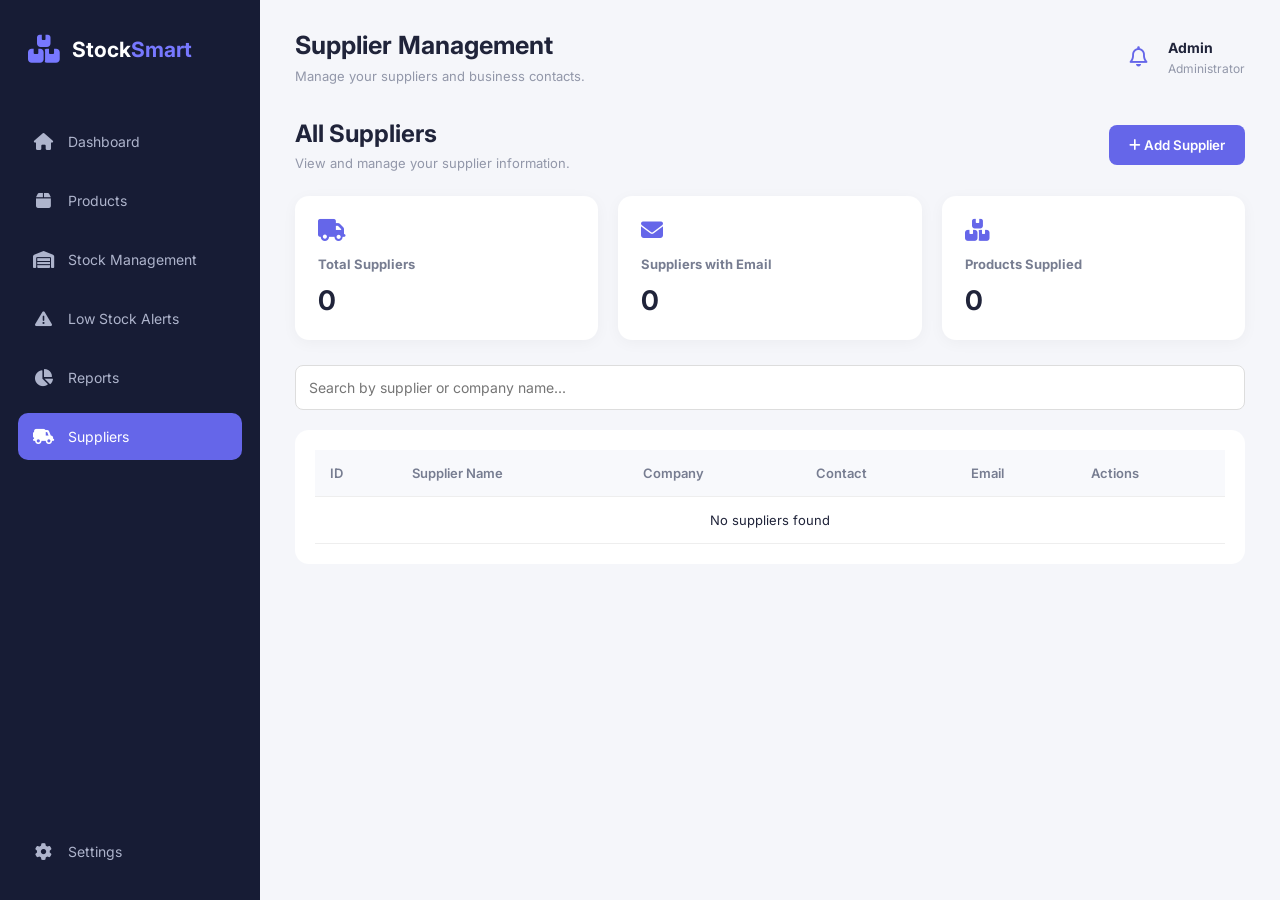
<file: html/suppliers.html>
<!DOCTYPE html>
<html lang="en">

<head>
    <meta charset="UTF-8">
    <meta name="viewport" content="width=device-width, initial-scale=1.0">

    <title>Supplier Management | StockSmart</title>

    <link rel="stylesheet" href="../css/style.css">

    <link rel="stylesheet"
    href="https://cdnjs.cloudflare.com/ajax/libs/font-awesome/6.5.0/css/all.min.css">

    <style>

        .page-heading {
            display: flex;
            justify-content: space-between;
            align-items: center;
            margin-bottom: 25px;
            gap: 15px;
        }

        .page-heading p {
            color: #9297a9;
            margin-top: 7px;
            font-size: 13px;
        }

        .supplier-stats {
            display: grid;
            grid-template-columns: repeat(3, 1fr);
            gap: 20px;
            margin-bottom: 25px;
        }

        .supplier-stat {
            background: white;
            padding: 23px;
            border-radius: 14px;
            box-shadow: 0 3px 15px rgba(0,0,0,0.04);
        }

        .supplier-stat i {
            font-size: 22px;
            color: #6566e9;
            margin-bottom: 15px;
        }

        .supplier-stat h3 {
            font-size: 13px;
            color: #777d91;
        }

        .supplier-stat h1 {
            margin-top: 12px;
            font-size: 27px;
        }

        .supplier-toolbar {
            display: flex;
            justify-content: space-between;
            gap: 15px;
            margin-bottom: 20px;
        }

        .supplier-toolbar input {
            flex: 1;
            padding: 13px;
            border: 1px solid #ddd;
            border-radius: 8px;
        }

        .add-btn {
            background: #6566e9;
            color: white;
            border: none;
            padding: 12px 20px;
            border-radius: 8px;
            cursor: pointer;
            font-weight: 600;
        }

        .add-btn:hover {
            background: #5051c9;
        }

        .supplier-form {
            display: none;
            background: white;
            padding: 25px;
            border-radius: 14px;
            margin-bottom: 25px;
        }

        .supplier-form h3 {
            margin-bottom: 20px;
        }

        .form-grid {
            display: grid;
            grid-template-columns: repeat(2, 1fr);
            gap: 18px;
        }

        .form-group label {
            display: block;
            font-size: 13px;
            font-weight: 600;
            margin-bottom: 8px;
        }

        .form-group input,
        .form-group textarea {
            width: 100%;
            padding: 12px;
            border: 1px solid #ddd;
            border-radius: 7px;
        }

        .form-group textarea {
            resize: vertical;
            min-height: 80px;
        }

        .form-actions {
            display: flex;
            gap: 12px;
            margin-top: 20px;
        }

        .save-btn,
        .cancel-btn {
            padding: 11px 22px;
            border: none;
            border-radius: 7px;
            cursor: pointer;
            font-weight: 600;
        }

        .save-btn {
            background: #6566e9;
            color: white;
        }

        .cancel-btn {
            background: #eee;
            color: #333;
        }

        .supplier-table {
            background: white;
            padding: 20px;
            border-radius: 14px;
            overflow-x: auto;
        }

        .supplier-table table {
            width: 100%;
            border-collapse: collapse;
            min-width: 750px;
        }

        .supplier-table th,
        .supplier-table td {
            padding: 15px;
            text-align: left;
            border-bottom: 1px solid #eee;
            font-size: 13px;
        }

        .supplier-table th {
            background: #f8f9fc;
            color: #777d91;
        }

        .action-btn {
            border: none;
            padding: 8px;
            border-radius: 5px;
            cursor: pointer;
            margin-right: 5px;
        }

        .edit-btn {
            background: #e7edff;
            color: #536dfe;
        }

        .delete-btn {
            background: #ffe5e5;
            color: #e74c3c;
        }

        @media(max-width: 768px) {

            .supplier-stats {
                grid-template-columns: 1fr;
            }

            .form-grid {
                grid-template-columns: 1fr;
            }

            .supplier-toolbar {
                flex-direction: column;
            }

            .page-heading {
                flex-wrap: wrap;
            }

        }

    </style>

</head>

<body>

<div class="app-container">

    <!-- Sidebar -->

    <aside class="sidebar">

        <div class="logo">
            <i class="fa-solid fa-boxes-stacked"></i>
            <h2>Stock<span>Smart</span></h2>
        </div>

        <ul class="sidebar-menu">

            <li>
                <a href="index.html">
                    <i class="fa-solid fa-house"></i>
                    Dashboard
                </a>
            </li>

            <li>
                <a href="products.html">
                    <i class="fa-solid fa-box"></i>
                    Products
                </a>
            </li>

            <li>
                <a href="stock.html">
                    <i class="fa-solid fa-warehouse"></i>
                    Stock Management
                </a>
            </li>

            <li>
                <a href="low-stock.html">
                    <i class="fa-solid fa-triangle-exclamation"></i>
                    Low Stock Alerts
                </a>
            </li>

            <li>
                <a href="reports.html">
                    <i class="fa-solid fa-chart-pie"></i>
                    Reports
                </a>
            </li>

            <li class="active">
                <a href="suppliers.html">
                    <i class="fa-solid fa-truck-field"></i>
                    Suppliers
                </a>
            </li>

        </ul>

        <div class="sidebar-bottom">

            <a href="settings.html">
                <i class="fa-solid fa-gear"></i>
                Settings
            </a>

        </div>

    </aside>


    <!-- Main Content -->

    <main class="main-content">

        <header class="top-navbar">

            <div>
                <h2>Supplier Management</h2>
                <p>Manage your suppliers and business contacts.</p>
            </div>

            <div class="profile">

                <i class="fa-regular fa-bell"></i>

                <div class="profile-info">
                    <h4>Admin</h4>
                    <p>Administrator</p>
                </div>

            </div>

        </header>


        <!-- Page Heading -->

        <section class="page-heading">

            <div>
                <h2>All Suppliers</h2>
                <p>View and manage your supplier information.</p>
            </div>

            <button class="add-btn" onclick="showSupplierForm()">
                <i class="fa-solid fa-plus"></i>
                Add Supplier
            </button>

        </section>


        <!-- Statistics -->

        <section class="supplier-stats">

            <div class="supplier-stat">
                <i class="fa-solid fa-truck"></i>
                <h3>Total Suppliers</h3>
                <h1 id="totalSuppliers">0</h1>
            </div>

            <div class="supplier-stat">
                <i class="fa-solid fa-envelope"></i>
                <h3>Suppliers with Email</h3>
                <h1 id="emailSuppliers">0</h1>
            </div>

            <div class="supplier-stat">
                <i class="fa-solid fa-boxes-stacked"></i>
                <h3>Products Supplied</h3>
                <h1 id="suppliedProducts">0</h1>
            </div>

        </section>


        <!-- Supplier Form -->

        <section class="supplier-form" id="supplierForm">

            <h3 id="supplierFormTitle">Add New Supplier</h3>

            <form id="addSupplierForm">

                <div class="form-grid">

                    <div class="form-group">
                        <label>Supplier Name</label>
                        <input type="text" id="supplierName"
                        placeholder="Enter supplier name" required>
                    </div>

                    <div class="form-group">
                        <label>Company Name</label>
                        <input type="text" id="companyName"
                        placeholder="Enter company name" required>
                    </div>

                    <div class="form-group">
                        <label>Contact Number</label>
                        <input type="tel" id="supplierPhone"
                        placeholder="Enter contact number"
                        pattern="[0-9]{10}" required>
                    </div>

                    <div class="form-group">
                        <label>Email Address</label>
                        <input type="email" id="supplierEmail"
                        placeholder="Enter email address" required>
                    </div>

                    <div class="form-group">
                        <label>Address</label>
                        <textarea id="supplierAddress"
                        placeholder="Enter supplier address"
                        required></textarea>
                    </div>

                </div>

                <div class="form-actions">

                    <button type="submit" class="save-btn">
                        Save Supplier
                    </button>

                    <button type="button"
                    class="cancel-btn"
                    onclick="hideSupplierForm()">
                        Cancel
                    </button>

                </div>

            </form>

        </section>


        <!-- Search -->

        <section class="supplier-toolbar">

            <input type="text"
            id="supplierSearch"
            placeholder="Search by supplier or company name...">

        </section>


        <!-- Supplier Table -->

        <section class="supplier-table">

            <table>

                <thead>

                    <tr>
                        <th>ID</th>
                        <th>Supplier Name</th>
                        <th>Company</th>
                        <th>Contact</th>
                        <th>Email</th>
                        <th>Actions</th>
                    </tr>

                </thead>

                <tbody id="supplierTableBody">

                </tbody>

            </table>

        </section>

    </main>

</div>


<script src="../js/storage.js"></script>
<script src="../js/suppliers.js"></script>

</body>
</html>
</file>
<file: css/style.css>
@import url('https://fonts.googleapis.com/css2?family=Inter:wght@400;500;600;700;800&display=swap');

/* =========================
   GLOBAL STYLES
========================= */

* {
    margin: 0;
    padding: 0;
    box-sizing: border-box;
    font-family: 'Inter', sans-serif;
}

body {
    background: #f5f6fa;
    color: #20243a;
    overflow-x: hidden;
}

button,
input,
select {
    font-family: inherit;
}

/* =========================
   MAIN LAYOUT
========================= */

.app-container {
    display: flex;
    min-height: 100vh;
}

/* =========================
   SIDEBAR
========================= */

.sidebar {
    width: 260px;
    min-width: 260px;
    background: #171c35;
    color: white;
    padding: 25px 18px;
    display: flex;
    flex-direction: column;
    position: fixed;
    top: 0;
    left: 0;
    height: 100vh;
    overflow-y: auto;
    z-index: 1000;
}

.logo {
    display: flex;
    align-items: center;
    gap: 12px;
    padding: 10px;
    margin-bottom: 45px;
}

.logo i {
    font-size: 28px;
    color: #7778ff;
}

.logo h2 {
    font-size: 21px;
    font-weight: 700;
}

.logo span {
    color: #7778ff;
}

/* Sidebar Menu */

.sidebar-menu {
    list-style: none;
    padding: 0;
}

.sidebar-menu li {
    margin-bottom: 12px;
}

.sidebar-menu li a,
.sidebar-bottom a {
    display: flex;
    align-items: center;
    gap: 15px;
    padding: 15px;
    text-decoration: none;
    color: #aeb4cc;
    border-radius: 10px;
    font-size: 14px;
    transition: all 0.3s ease;
}

.sidebar-menu li a:hover,
.sidebar-bottom a:hover {
    background: #292f52;
    color: white;
}

/* Active Navigation */

.sidebar-menu li.active a,
.sidebar-menu li a.active,
.sidebar-bottom a.active {
    background: #6566e9;
    color: white;
}

.sidebar-menu i,
.sidebar-bottom i {
    width: 20px;
    font-size: 17px;
    text-align: center;
}

/* Sidebar Bottom */

.sidebar-bottom {
    margin-top: auto;
    padding-top: 25px;
}

/* =========================
   MAIN CONTENT
========================= */

.main-content {
    margin-left: 260px;
    width: calc(100% - 260px);
    min-height: 100vh;
    padding: 30px 35px;
}

/* =========================
   TOP NAVBAR
========================= */

.top-navbar {
    display: flex;
    justify-content: space-between;
    align-items: center;
    margin-bottom: 35px;
    gap: 20px;
}

.top-navbar h2 {
    font-size: 25px;
    margin-bottom: 8px;
}

.top-navbar p {
    color: #9297a9;
    font-size: 13px;
}

.profile {
    display: flex;
    align-items: center;
    gap: 20px;
}

.profile > i {
    font-size: 20px;
    cursor: pointer;
    color: #6566e9;
}

.profile-info h4 {
    font-size: 14px;
}

.profile-info p {
    font-size: 12px;
    color: #9297a9;
    margin-top: 5px;
}

/* =========================
   DASHBOARD
========================= */

.dashboard-content > h2 {
    font-size: 20px;
    margin-bottom: 22px;
}

/* =========================
   STATISTICS CARDS
========================= */

.stats-container {
    display: grid;
    grid-template-columns: repeat(4, minmax(0, 1fr));
    gap: 20px;
}

.stat-card {
    background: white;
    padding: 23px;
    border-radius: 14px;
    box-shadow: 0 3px 15px rgba(0,0,0,0.04);
    transition: all 0.3s ease;
}

.stat-card:hover {
    transform: translateY(-5px);
    box-shadow: 0 8px 25px rgba(0,0,0,0.08);
}

.stat-icon {
    width: 45px;
    height: 45px;
    border-radius: 12px;
    display: flex;
    justify-content: center;
    align-items: center;
    font-size: 19px;
    margin-bottom: 18px;
}

.blue {
    background: #e7edff;
    color: #536dfe;
}

.green {
    background: #e2f8ed;
    color: #22a06b;
}

.orange {
    background: #fff1dc;
    color: #f39c12;
}

.red {
    background: #ffe5e5;
    color: #e74c3c;
}

.stat-card h3 {
    font-size: 13px;
    color: #777d91;
    font-weight: 500;
}

.stat-card h1 {
    font-size: 28px;
    margin: 12px 0;
}

.stat-card p {
    font-size: 11px;
    color: #a0a5b5;
}

/* =========================
   CHARTS
========================= */

.charts-container {
    display: grid;
    grid-template-columns: 1.5fr 1fr;
    gap: 22px;
    margin-top: 30px;
}

.chart-card {
    background: white;
    padding: 25px;
    border-radius: 14px;
    box-shadow: 0 3px 15px rgba(0,0,0,0.04);
    height: 350px;
    min-width: 0;
}

.chart-card h3 {
    font-size: 16px;
    margin-bottom: 20px;
}

.chart-card canvas {
    max-height: 260px;
}

/* =========================
   RECENT ACTIVITY
========================= */

.recent-activity {
    background: white;
    margin-top: 25px;
    padding: 25px;
    border-radius: 14px;
    box-shadow: 0 3px 15px rgba(0,0,0,0.04);
}

.recent-activity h3 {
    font-size: 16px;
    margin-bottom: 20px;
}

.recent-activity p {
    color: #999;
    font-size: 13px;
}

/* =========================
   TABLES
========================= */

.table-container {
    background: white;
    padding: 20px;
    border-radius: 12px;
    overflow-x: auto;
    box-shadow: 0 3px 15px rgba(0,0,0,0.04);
}

table {
    width: 100%;
    border-collapse: collapse;
    min-width: 750px;
}

th,
td {
    padding: 16px 12px;
    text-align: left;
    border-bottom: 1px solid #eee;
    font-size: 13px;
}

th {
    color: #777d91;
    background: #f8f9fc;
    font-weight: 600;
}

tbody tr:hover {
    background: #fafbff;
}

/* =========================
   PRODUCT STATUS
========================= */

.status,
.badge {
    padding: 6px 10px;
    border-radius: 20px;
    font-size: 11px;
    font-weight: 600;
    display: inline-block;
}

.available {
    background: #e2f8ed;
    color: #22a06b;
}

.low {
    background: #fff1dc;
    color: #e69500;
}

.out {
    background: #ffe5e5;
    color: #e74c3c;
}

/* =========================
   ACTION BUTTONS
========================= */

.action-btn {
    border: none;
    padding: 8px;
    border-radius: 5px;
    cursor: pointer;
    margin-right: 5px;
    transition: 0.3s;
}

.edit-btn {
    background: #e7edff;
    color: #536dfe;
}

.delete-btn {
    background: #ffe5e5;
    color: #e74c3c;
}

.action-btn:hover {
    transform: scale(1.08);
}

/* =========================
   FORM ELEMENTS
========================= */

input,
select,
textarea {
    font-size: 14px;
}

input:focus,
select:focus,
textarea:focus {
    outline: none;
    border-color: #6566e9 !important;
    box-shadow: 0 0 0 3px rgba(101,102,233,0.1);
}

/* =========================
   BUTTONS
========================= */

button {
    transition: all 0.3s ease;
}

button:disabled {
    opacity: 0.6;
    cursor: not-allowed;
}

/* =========================
   RESPONSIVE DESIGN
========================= */

@media (max-width: 1100px) {

    .stats-container {
        grid-template-columns: repeat(2, minmax(0, 1fr));
    }

    .charts-container {
        grid-template-columns: 1fr;
    }

}

@media (max-width: 768px) {

    .sidebar {
        width: 75px;
        min-width: 75px;
        padding: 20px 10px;
    }

    .logo {
        justify-content: center;
        padding: 10px 0;
        margin-bottom: 35px;
    }

    .logo h2 {
        display: none;
    }

    .logo i {
        font-size: 23px;
    }

    .sidebar-menu li a,
    .sidebar-bottom a {
        justify-content: center;
        padding: 15px 5px;
        font-size: 0;
    }

    .sidebar-menu i,
    .sidebar-bottom i {
        font-size: 18px;
    }

    .sidebar-menu li a {
        gap: 0;
    }

    .sidebar-bottom a {
        gap: 0;
    }

    .main-content {
        margin-left: 75px;
        width: calc(100% - 75px);
        padding: 20px 15px;
    }

    .charts-container {
        grid-template-columns: 1fr;
    }

    .top-navbar h2 {
        font-size: 21px;
    }

}

@media (max-width: 480px) {

    .stats-container {
        grid-template-columns: 1fr;
    }

    .top-navbar {
        align-items: flex-start;
    }

    .top-navbar h2 {
        font-size: 19px;
    }

    .profile {
        gap: 10px;
    }

    .profile-info {
        display: none;
    }

    .main-content {
        padding: 18px 12px;
    }

    .chart-card {
        padding: 15px;
        height: 320px;
    }

}

.sidebar-menu li a {
    display: flex;
    align-items: center;
    gap: 15px;
    padding: 15px;
    text-decoration: none;
    color: #aeb4cc;
    border-radius: 10px;
    font-size: 14px;
    transition: 0.3s;
}

.sidebar-menu li a:hover {
    background: #292f52;
    color: white;
}

.sidebar-menu li.active a {
    background: #6566e9;
    color: white;
}
</file>
